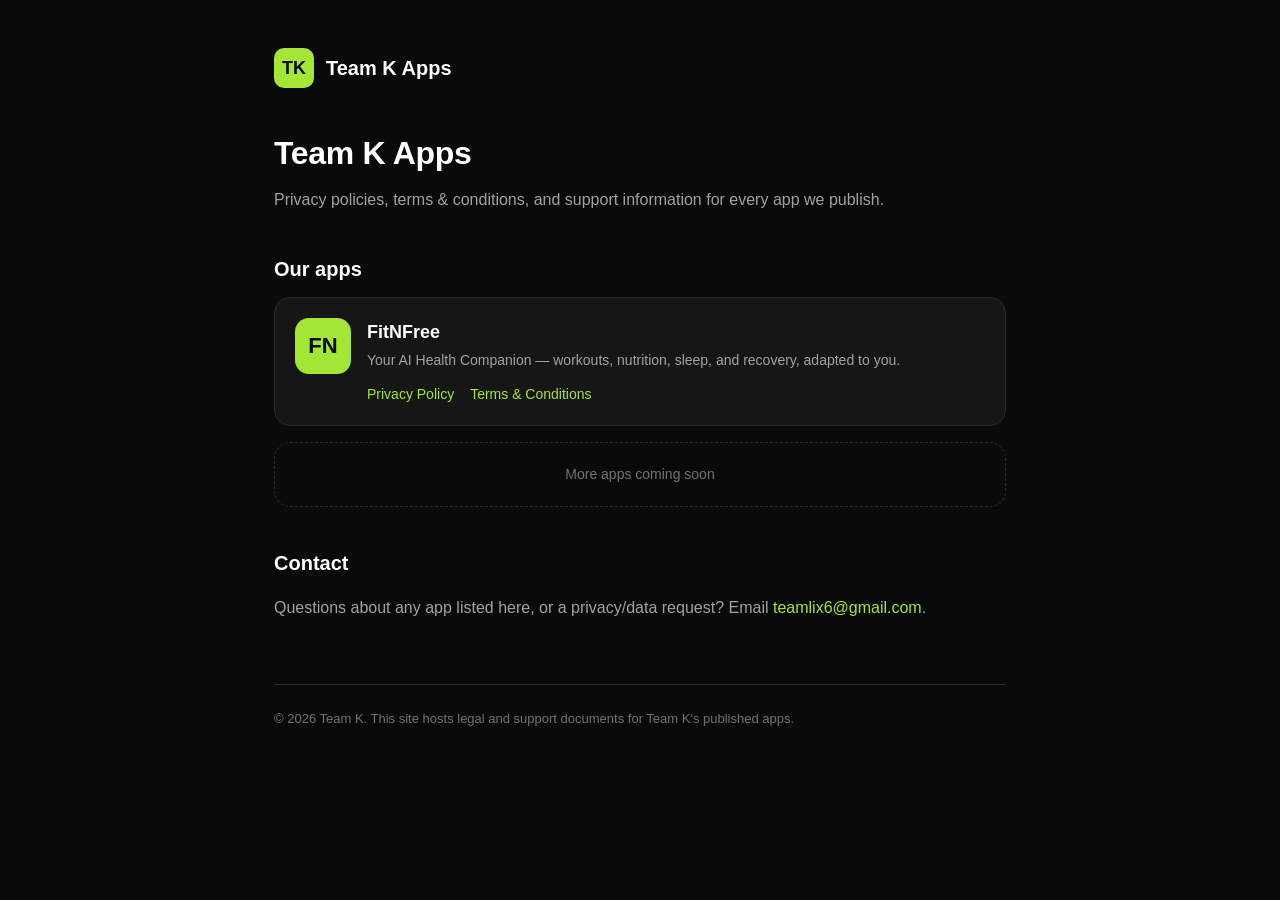
<file: index.html>
<!doctype html>
<html lang="en">
<head>
  <meta charset="utf-8">
  <meta name="viewport" content="width=device-width, initial-scale=1">
  <title>Team K Apps</title>
  <meta name="description" content="Apps built by Team K — privacy policies, terms and conditions, and support info.">
  <link rel="stylesheet" href="assets/style.css">
</head>
<body>
  <div class="wrap">
    <header class="site-header">
      <div class="logo">TK</div>
      <div class="brand">Team K Apps</div>
    </header>

    <h1>Team K Apps</h1>
    <p class="subtitle">Privacy policies, terms &amp; conditions, and support information for every app we publish.</p>

    <h2>Our apps</h2>

    <div class="app-card">
      <div class="icon">FN</div>
      <div class="body">
        <p class="name">FitNFree</p>
        <p class="tagline">Your AI Health Companion — workouts, nutrition, sleep, and recovery, adapted to you.</p>
        <div class="links">
          <a href="fitnfree/privacy.html">Privacy Policy</a>
          <a href="fitnfree/terms.html">Terms &amp; Conditions</a>
        </div>
      </div>
    </div>

    <div class="coming-soon">More apps coming soon</div>

    <h2>Contact</h2>
    <p>Questions about any app listed here, or a privacy/data request? Email <a href="mailto:teamlix6@gmail.com">teamlix6@gmail.com</a>.</p>

    <footer>
      &copy; 2026 Team K. This site hosts legal and support documents for Team K's published apps.
    </footer>
  </div>
</body>
</html>
</file>
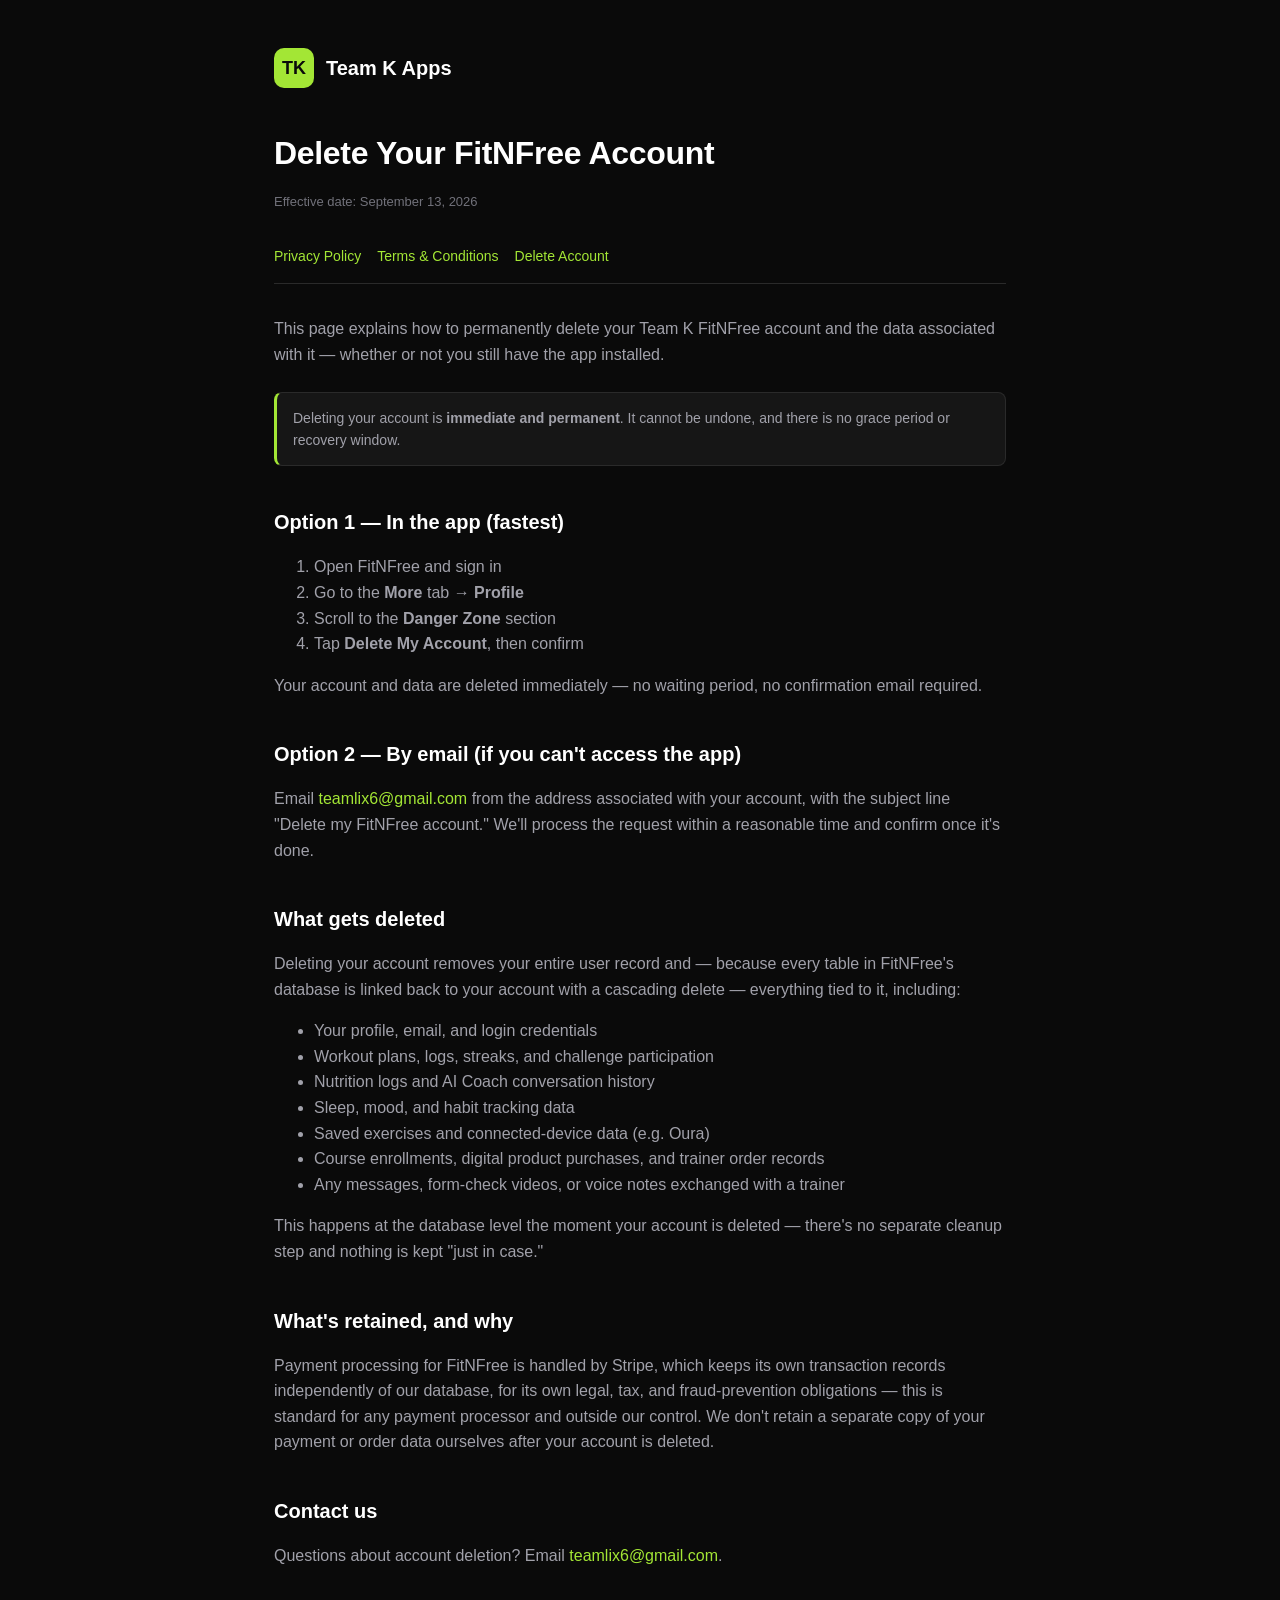
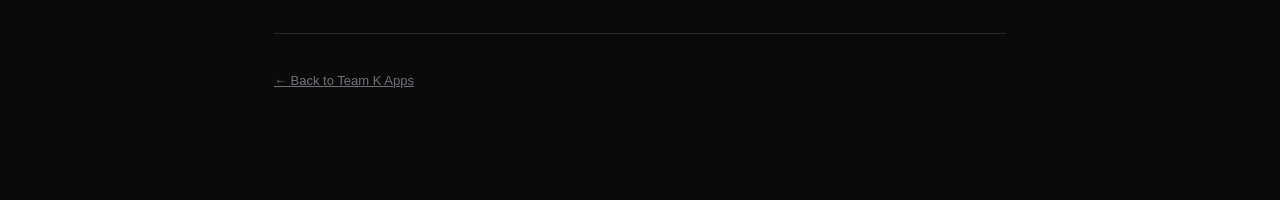
<file: fitnfree/delete-account.html>
<!doctype html>
<html lang="en">
<head>
  <meta charset="utf-8">
  <meta name="viewport" content="width=device-width, initial-scale=1">
  <title>Delete Your FitNFree Account</title>
  <meta name="description" content="How to permanently delete your FitNFree account and data.">
  <link rel="stylesheet" href="../assets/style.css">
</head>
<body>
  <div class="wrap">
    <header class="site-header">
      <a class="logo" href="../index.html" style="text-decoration:none;">TK</a>
      <div class="brand"><a href="../index.html">Team K Apps</a></div>
    </header>

    <h1>Delete Your FitNFree Account</h1>
    <p class="meta">Effective date: September 13, 2026</p>

    <nav class="legal-nav">
      <a href="privacy.html">Privacy Policy</a>
      <a href="terms.html">Terms &amp; Conditions</a>
      <a href="delete-account.html">Delete Account</a>
    </nav>

    <p>This page explains how to permanently delete your Team K FitNFree account and the data associated with
    it — whether or not you still have the app installed.</p>

    <div class="callout">
      Deleting your account is <strong>immediate and permanent</strong>. It cannot be undone, and there is no
      grace period or recovery window.
    </div>

    <h2>Option 1 — In the app (fastest)</h2>
    <ol>
      <li>Open FitNFree and sign in</li>
      <li>Go to the <strong>More</strong> tab → <strong>Profile</strong></li>
      <li>Scroll to the <strong>Danger Zone</strong> section</li>
      <li>Tap <strong>Delete My Account</strong>, then confirm</li>
    </ol>
    <p>Your account and data are deleted immediately — no waiting period, no confirmation email required.</p>

    <h2>Option 2 — By email (if you can't access the app)</h2>
    <p>Email <a href="mailto:teamlix6@gmail.com">teamlix6@gmail.com</a> from the address associated with your
    account, with the subject line "Delete my FitNFree account." We'll process the request within a reasonable
    time and confirm once it's done.</p>

    <h2>What gets deleted</h2>
    <p>Deleting your account removes your entire user record and — because every table in FitNFree's database is
    linked back to your account with a cascading delete — everything tied to it, including:</p>
    <ul>
      <li>Your profile, email, and login credentials</li>
      <li>Workout plans, logs, streaks, and challenge participation</li>
      <li>Nutrition logs and AI Coach conversation history</li>
      <li>Sleep, mood, and habit tracking data</li>
      <li>Saved exercises and connected-device data (e.g. Oura)</li>
      <li>Course enrollments, digital product purchases, and trainer order records</li>
      <li>Any messages, form-check videos, or voice notes exchanged with a trainer</li>
    </ul>
    <p>This happens at the database level the moment your account is deleted — there's no separate cleanup step
    and nothing is kept "just in case."</p>

    <h2>What's retained, and why</h2>
    <p>Payment processing for FitNFree is handled by Stripe, which keeps its own transaction records independently
    of our database, for its own legal, tax, and fraud-prevention obligations — this is standard for any payment
    processor and outside our control. We don't retain a separate copy of your payment or order data ourselves
    after your account is deleted.</p>

    <h2>Contact us</h2>
    <p>Questions about account deletion? Email <a href="mailto:teamlix6@gmail.com">teamlix6@gmail.com</a>.</p>

    <footer>
      <p><a href="../index.html">← Back to Team K Apps</a></p>
    </footer>
  </div>
</body>
</html>
</file>
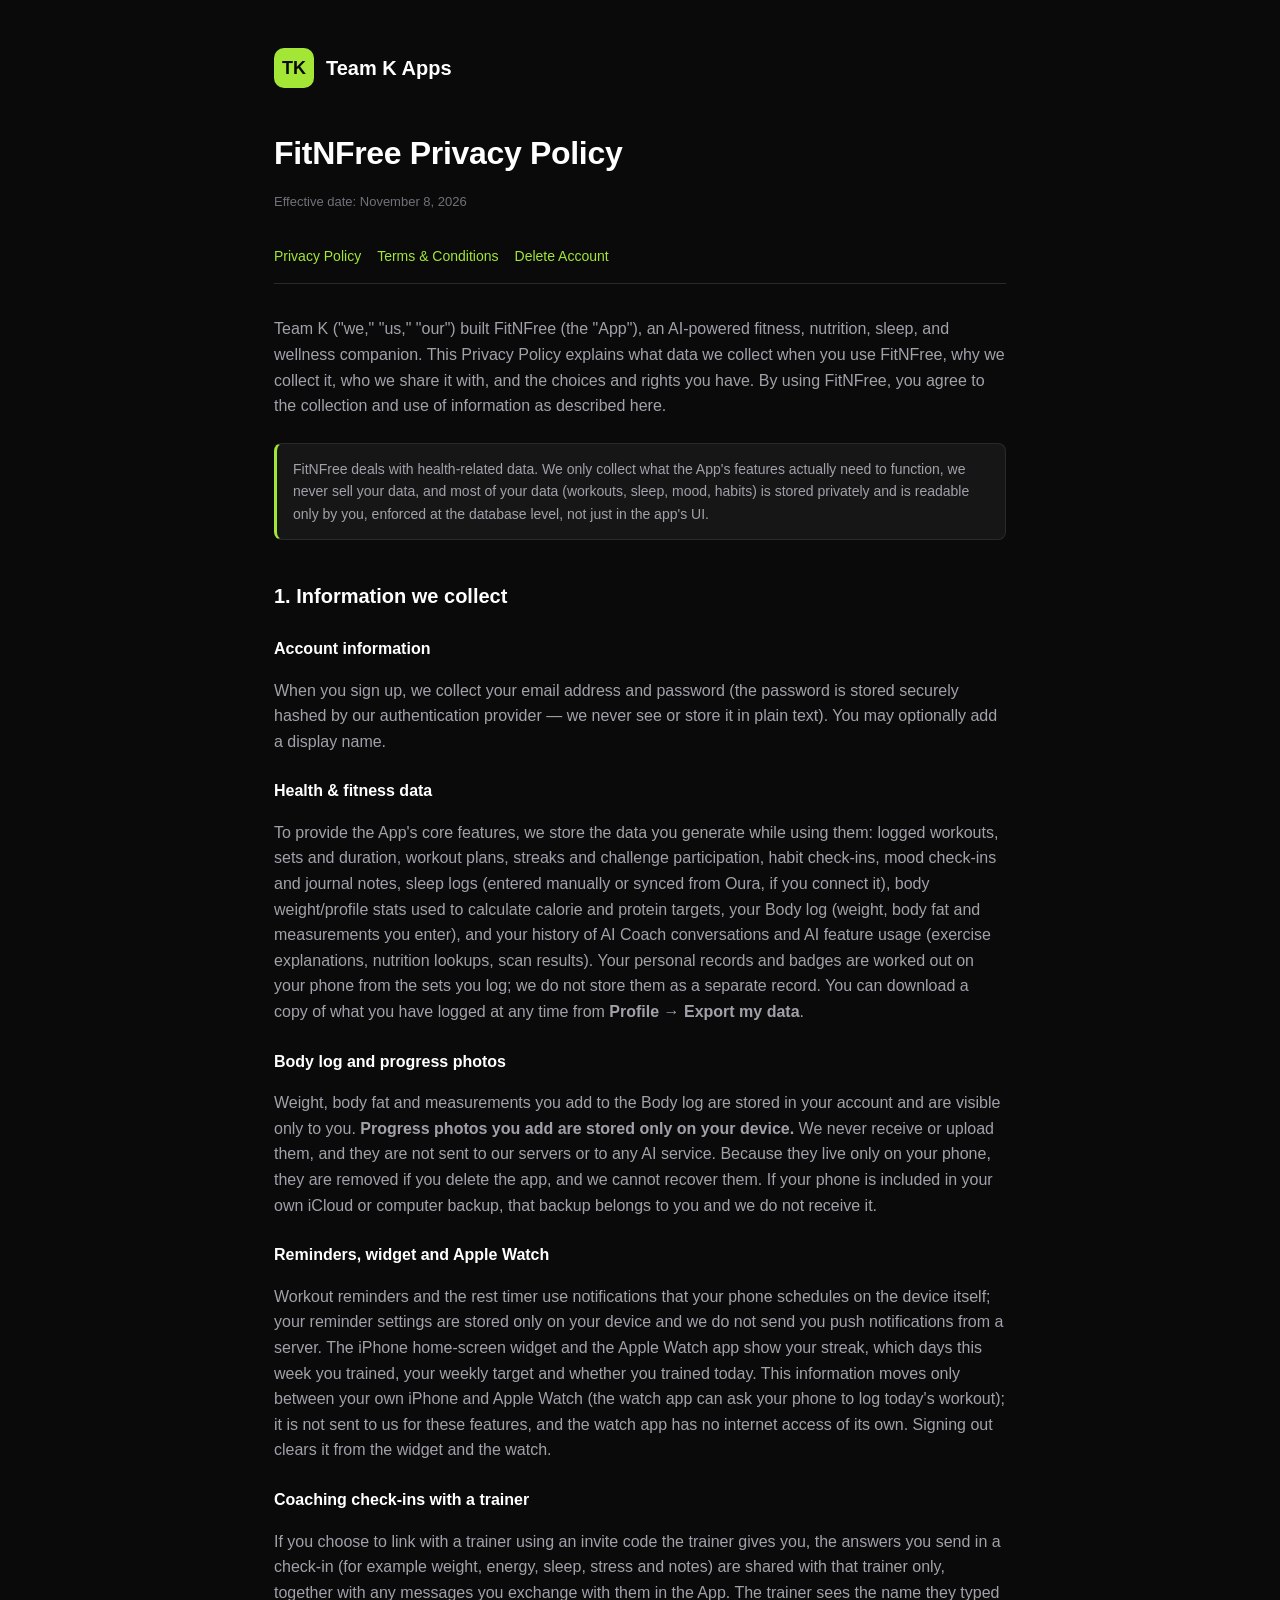
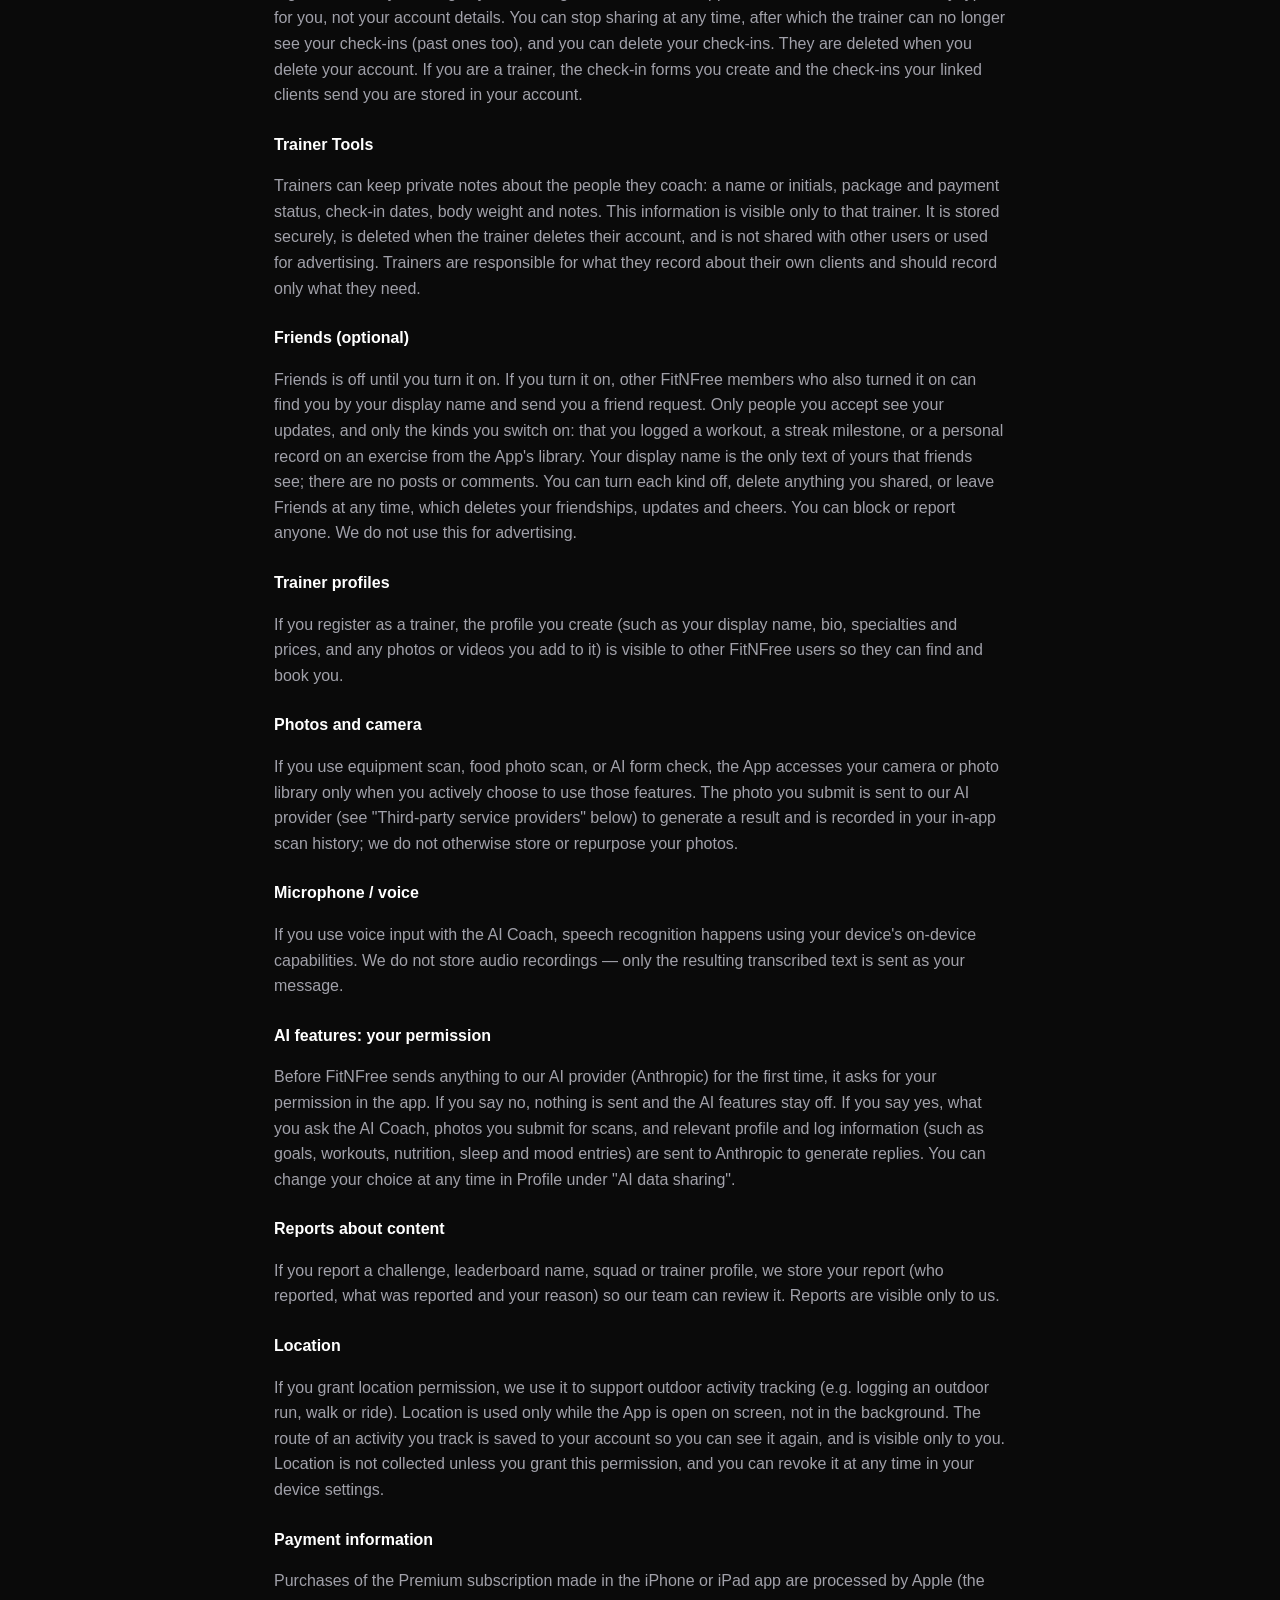
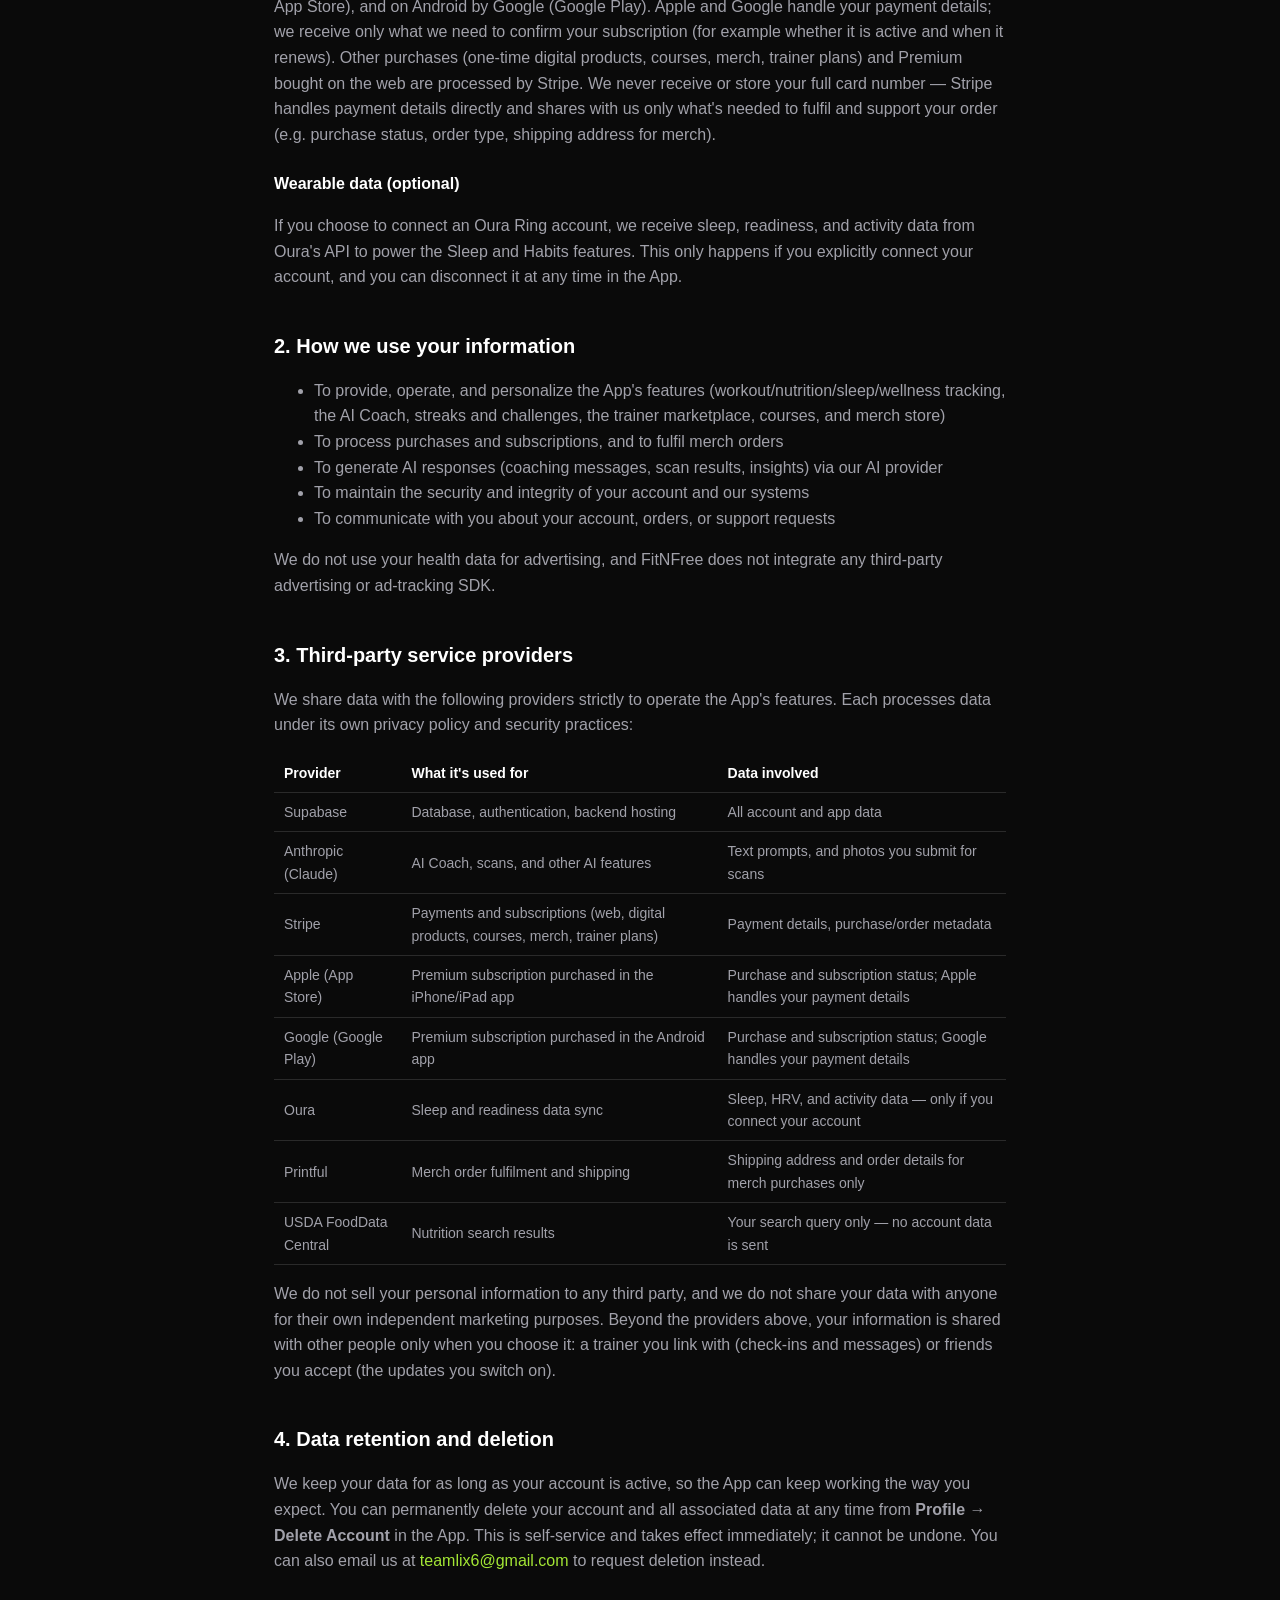
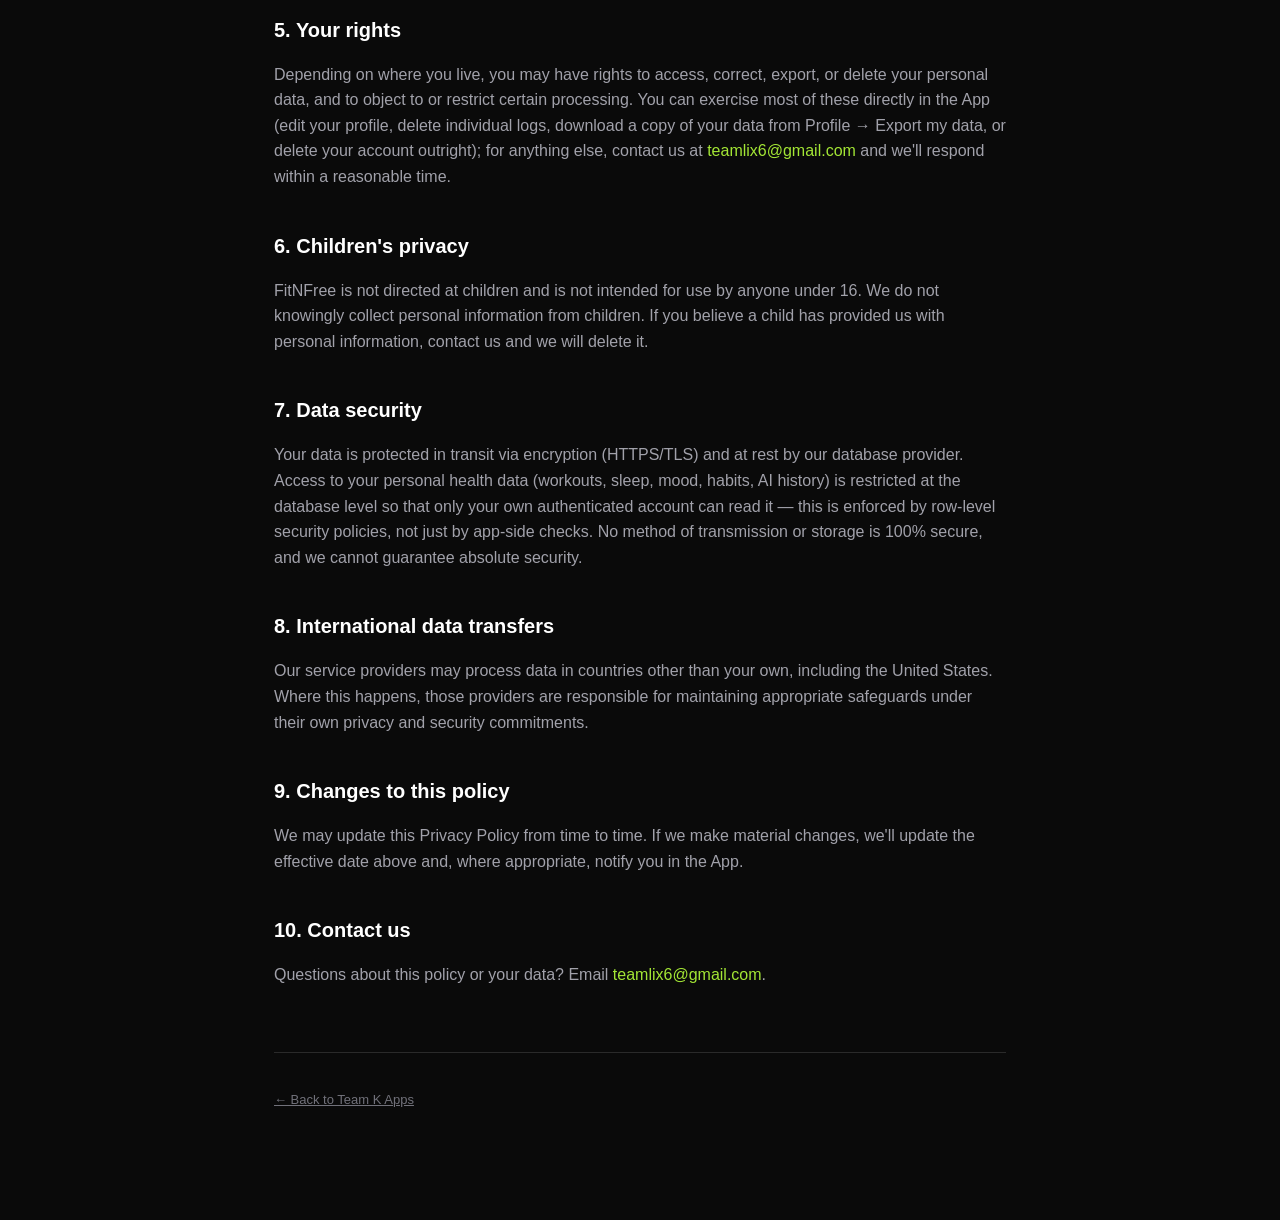
<file: fitnfree/privacy.html>
<!doctype html>
<html lang="en">
<head>
  <meta charset="utf-8">
  <meta name="viewport" content="width=device-width, initial-scale=1">
  <title>FitNFree Privacy Policy</title>
  <meta name="description" content="Privacy Policy for the FitNFree app.">
  <link rel="stylesheet" href="../assets/style.css">
</head>
<body>
  <div class="wrap">
    <header class="site-header">
      <a class="logo" href="../index.html" style="text-decoration:none;">TK</a>
      <div class="brand"><a href="../index.html">Team K Apps</a></div>
    </header>

    <h1>FitNFree Privacy Policy</h1>
    <p class="meta">Effective date: November 8, 2026</p>

    <nav class="legal-nav">
      <a href="privacy.html">Privacy Policy</a>
      <a href="terms.html">Terms &amp; Conditions</a>
      <a href="delete-account.html">Delete Account</a>
    </nav>

    <p>Team K ("we," "us," "our") built FitNFree (the "App"), an AI-powered fitness, nutrition, sleep, and wellness
    companion. This Privacy Policy explains what data we collect when you use FitNFree, why we collect it, who we
    share it with, and the choices and rights you have. By using FitNFree, you agree to the collection and use of
    information as described here.</p>

    <div class="callout">
      FitNFree deals with health-related data. We only collect what the App's features actually need to function,
      we never sell your data, and most of your data (workouts, sleep, mood, habits) is stored privately and is
      readable only by you, enforced at the database level, not just in the app's UI.
    </div>

    <h2>1. Information we collect</h2>

    <h3>Account information</h3>
    <p>When you sign up, we collect your email address and password (the password is stored securely hashed by our
    authentication provider — we never see or store it in plain text). You may optionally add a display name.</p>

    <h3>Health &amp; fitness data</h3>
    <p>To provide the App's core features, we store the data you generate while using them: logged workouts, sets
    and duration, workout plans, streaks and challenge participation, habit check-ins, mood check-ins and journal
    notes, sleep logs (entered manually or synced from Oura, if you connect it), body weight/profile stats used to
    calculate calorie and protein targets, your Body log (weight, body fat and measurements you enter), and your
    history of AI Coach conversations and AI feature usage (exercise explanations, nutrition lookups, scan results).
    Your personal records and badges are worked out on your phone from the sets you log; we do not store them as a
    separate record. You can download a copy of what you have logged at any time from <strong>Profile → Export my
    data</strong>.</p>

    <h3>Body log and progress photos</h3>
    <p>Weight, body fat and measurements you add to the Body log are stored in your account and are visible only to
    you. <strong>Progress photos you add are stored only on your device.</strong> We never receive or upload them, and
    they are not sent to our servers or to any AI service. Because they live only on your phone, they are removed if
    you delete the app, and we cannot recover them. If your phone is included in your own iCloud or computer backup,
    that backup belongs to you and we do not receive it.</p>

    <h3>Reminders, widget and Apple Watch</h3>
    <p>Workout reminders and the rest timer use notifications that your phone schedules on the device itself; your
    reminder settings are stored only on your device and we do not send you push notifications from a server. The
    iPhone home-screen widget and the Apple Watch app show your streak, which days this week you trained, your weekly
    target and whether you trained today. This information moves only between your own iPhone and Apple Watch (the
    watch app can ask your phone to log today's workout); it is not sent to us for these features, and the watch app
    has no internet access of its own. Signing out clears it from the widget and the watch.</p>

    <h3>Coaching check-ins with a trainer</h3>
    <p>If you choose to link with a trainer using an invite code the trainer gives you, the answers you send in a
    check-in (for example weight, energy, sleep, stress and notes) are shared with that trainer only, together with
    any messages you exchange with them in the App. The trainer sees the name they typed for you, not your account
    details. You can stop sharing at any time, after which the trainer can no longer see your check-ins (past ones
    too), and you can delete your check-ins. They are deleted when you delete your account. If you are a trainer, the
    check-in forms you create and the check-ins your linked clients send you are stored in your account.</p>

    <h3>Trainer Tools</h3>
    <p>Trainers can keep private notes about the people they coach: a name or initials, package and payment status,
    check-in dates, body weight and notes. This information is visible only to that trainer. It is stored securely,
    is deleted when the trainer deletes their account, and is not shared with other users or used for advertising.
    Trainers are responsible for what they record about their own clients and should record only what they need.</p>

    <h3>Friends (optional)</h3>
    <p>Friends is off until you turn it on. If you turn it on, other FitNFree members who also turned it on can find
    you by your display name and send you a friend request. Only people you accept see your updates, and only the kinds
    you switch on: that you logged a workout, a streak milestone, or a personal record on an exercise from the App's
    library. Your display name is the only text of yours that friends see; there are no posts or comments. You can turn
    each kind off, delete anything you shared, or leave Friends at any time, which deletes your friendships, updates and
    cheers. You can block or report anyone. We do not use this for advertising.</p>

    <h3>Trainer profiles</h3>
    <p>If you register as a trainer, the profile you create (such as your display name, bio, specialties and prices,
    and any photos or videos you add to it) is visible to other FitNFree users so they can find and book you.</p>

    <h3>Photos and camera</h3>
    <p>If you use equipment scan, food photo scan, or AI form check, the App accesses your camera or photo library
    only when you actively choose to use those features. The photo you submit is sent to our AI provider (see
    "Third-party service providers" below) to generate a result and is recorded in your in-app scan history; we do
    not otherwise store or repurpose your photos.</p>

    <h3>Microphone / voice</h3>
    <p>If you use voice input with the AI Coach, speech recognition happens using your device's on-device
    capabilities. We do not store audio recordings — only the resulting transcribed text is sent as your message.</p>

    <h3>AI features: your permission</h3>
    <p>Before FitNFree sends anything to our AI provider (Anthropic) for the first time, it asks for your permission in
    the app. If you say no, nothing is sent and the AI features stay off. If you say yes, what you ask the AI Coach,
    photos you submit for scans, and relevant profile and log information (such as goals, workouts, nutrition, sleep and
    mood entries) are sent to Anthropic to generate replies. You can change your choice at any time in Profile under
    "AI data sharing".</p>

    <h3>Reports about content</h3>
    <p>If you report a challenge, leaderboard name, squad or trainer profile, we store your report (who reported, what
    was reported and your reason) so our team can review it. Reports are visible only to us.</p>

    <h3>Location</h3>
    <p>If you grant location permission, we use it to support outdoor activity tracking (e.g. logging an outdoor
    run, walk or ride). Location is used only while the App is open on screen, not in the background. The route of an
    activity you track is saved to your account so you can see it again, and is visible only to you. Location is not
    collected unless you grant this permission, and you can revoke it at any time in your device settings.</p>

    <h3>Payment information</h3>
    <p>Purchases of the Premium subscription made in the iPhone or iPad app are processed by Apple (the App Store),
    and on Android by Google (Google Play). Apple and Google handle your payment details; we receive only what we need
    to confirm your subscription (for example whether it is active and when it renews). Other purchases (one-time
    digital products, courses, merch, trainer plans) and Premium bought on the web are processed by Stripe. We never
    receive or store your full card number — Stripe handles payment details directly and shares with us only what's
    needed to fulfil and support your order (e.g. purchase status, order type, shipping address for merch).</p>

    <h3>Wearable data (optional)</h3>
    <p>If you choose to connect an Oura Ring account, we receive sleep, readiness, and activity data from Oura's API
    to power the Sleep and Habits features. This only happens if you explicitly connect your account, and you can
    disconnect it at any time in the App.</p>

    <h2>2. How we use your information</h2>
    <ul>
      <li>To provide, operate, and personalize the App's features (workout/nutrition/sleep/wellness tracking, the
      AI Coach, streaks and challenges, the trainer marketplace, courses, and merch store)</li>
      <li>To process purchases and subscriptions, and to fulfil merch orders</li>
      <li>To generate AI responses (coaching messages, scan results, insights) via our AI provider</li>
      <li>To maintain the security and integrity of your account and our systems</li>
      <li>To communicate with you about your account, orders, or support requests</li>
    </ul>
    <p>We do not use your health data for advertising, and FitNFree does not integrate any third-party advertising
    or ad-tracking SDK.</p>

    <h2>3. Third-party service providers</h2>
    <p>We share data with the following providers strictly to operate the App's features. Each processes data under
    its own privacy policy and security practices:</p>
    <table>
      <tr><th>Provider</th><th>What it's used for</th><th>Data involved</th></tr>
      <tr><td>Supabase</td><td>Database, authentication, backend hosting</td><td>All account and app data</td></tr>
      <tr><td>Anthropic (Claude)</td><td>AI Coach, scans, and other AI features</td><td>Text prompts, and photos you submit for scans</td></tr>
      <tr><td>Stripe</td><td>Payments and subscriptions (web, digital products, courses, merch, trainer plans)</td><td>Payment details, purchase/order metadata</td></tr>
      <tr><td>Apple (App Store)</td><td>Premium subscription purchased in the iPhone/iPad app</td><td>Purchase and subscription status; Apple handles your payment details</td></tr>
      <tr><td>Google (Google Play)</td><td>Premium subscription purchased in the Android app</td><td>Purchase and subscription status; Google handles your payment details</td></tr>
      <tr><td>Oura</td><td>Sleep and readiness data sync</td><td>Sleep, HRV, and activity data — only if you connect your account</td></tr>
      <tr><td>Printful</td><td>Merch order fulfilment and shipping</td><td>Shipping address and order details for merch purchases only</td></tr>
      <tr><td>USDA FoodData Central</td><td>Nutrition search results</td><td>Your search query only — no account data is sent</td></tr>
    </table>
    <p>We do not sell your personal information to any third party, and we do not share your data with anyone for
    their own independent marketing purposes. Beyond the providers above, your information is shared with other
    people only when you choose it: a trainer you link with (check-ins and messages) or friends you accept (the
    updates you switch on).</p>

    <h2>4. Data retention and deletion</h2>
    <p>We keep your data for as long as your account is active, so the App can keep working the way you expect. You
    can permanently delete your account and all associated data at any time from <strong>Profile → Delete
    Account</strong> in the App. This is self-service and takes effect immediately; it cannot be undone. You can
    also email us at <a href="mailto:teamlix6@gmail.com">teamlix6@gmail.com</a> to request deletion instead.</p>

    <h2>5. Your rights</h2>
    <p>Depending on where you live, you may have rights to access, correct, export, or delete your personal data,
    and to object to or restrict certain processing. You can exercise most of these directly in the App (edit your
    profile, delete individual logs, download a copy of your data from Profile → Export my data, or delete your
    account outright); for anything else, contact us at
    <a href="mailto:teamlix6@gmail.com">teamlix6@gmail.com</a> and we'll respond within a reasonable time.</p>

    <h2>6. Children's privacy</h2>
    <p>FitNFree is not directed at children and is not intended for use by anyone under 16. We do not knowingly
    collect personal information from children. If you believe a child has provided us with personal information,
    contact us and we will delete it.</p>

    <h2>7. Data security</h2>
    <p>Your data is protected in transit via encryption (HTTPS/TLS) and at rest by our database provider. Access to
    your personal health data (workouts, sleep, mood, habits, AI history) is restricted at the database level so
    that only your own authenticated account can read it — this is enforced by row-level security policies, not
    just by app-side checks. No method of transmission or storage is 100% secure, and we cannot guarantee absolute
    security.</p>

    <h2>8. International data transfers</h2>
    <p>Our service providers may process data in countries other than your own, including the United States. Where
    this happens, those providers are responsible for maintaining appropriate safeguards under their own privacy
    and security commitments.</p>

    <h2>9. Changes to this policy</h2>
    <p>We may update this Privacy Policy from time to time. If we make material changes, we'll update the effective
    date above and, where appropriate, notify you in the App.</p>

    <h2>10. Contact us</h2>
    <p>Questions about this policy or your data? Email <a href="mailto:teamlix6@gmail.com">teamlix6@gmail.com</a>.</p>

    <footer>
      <p><a href="../index.html">← Back to Team K Apps</a></p>
    </footer>
  </div>
</body>
</html>
</file>
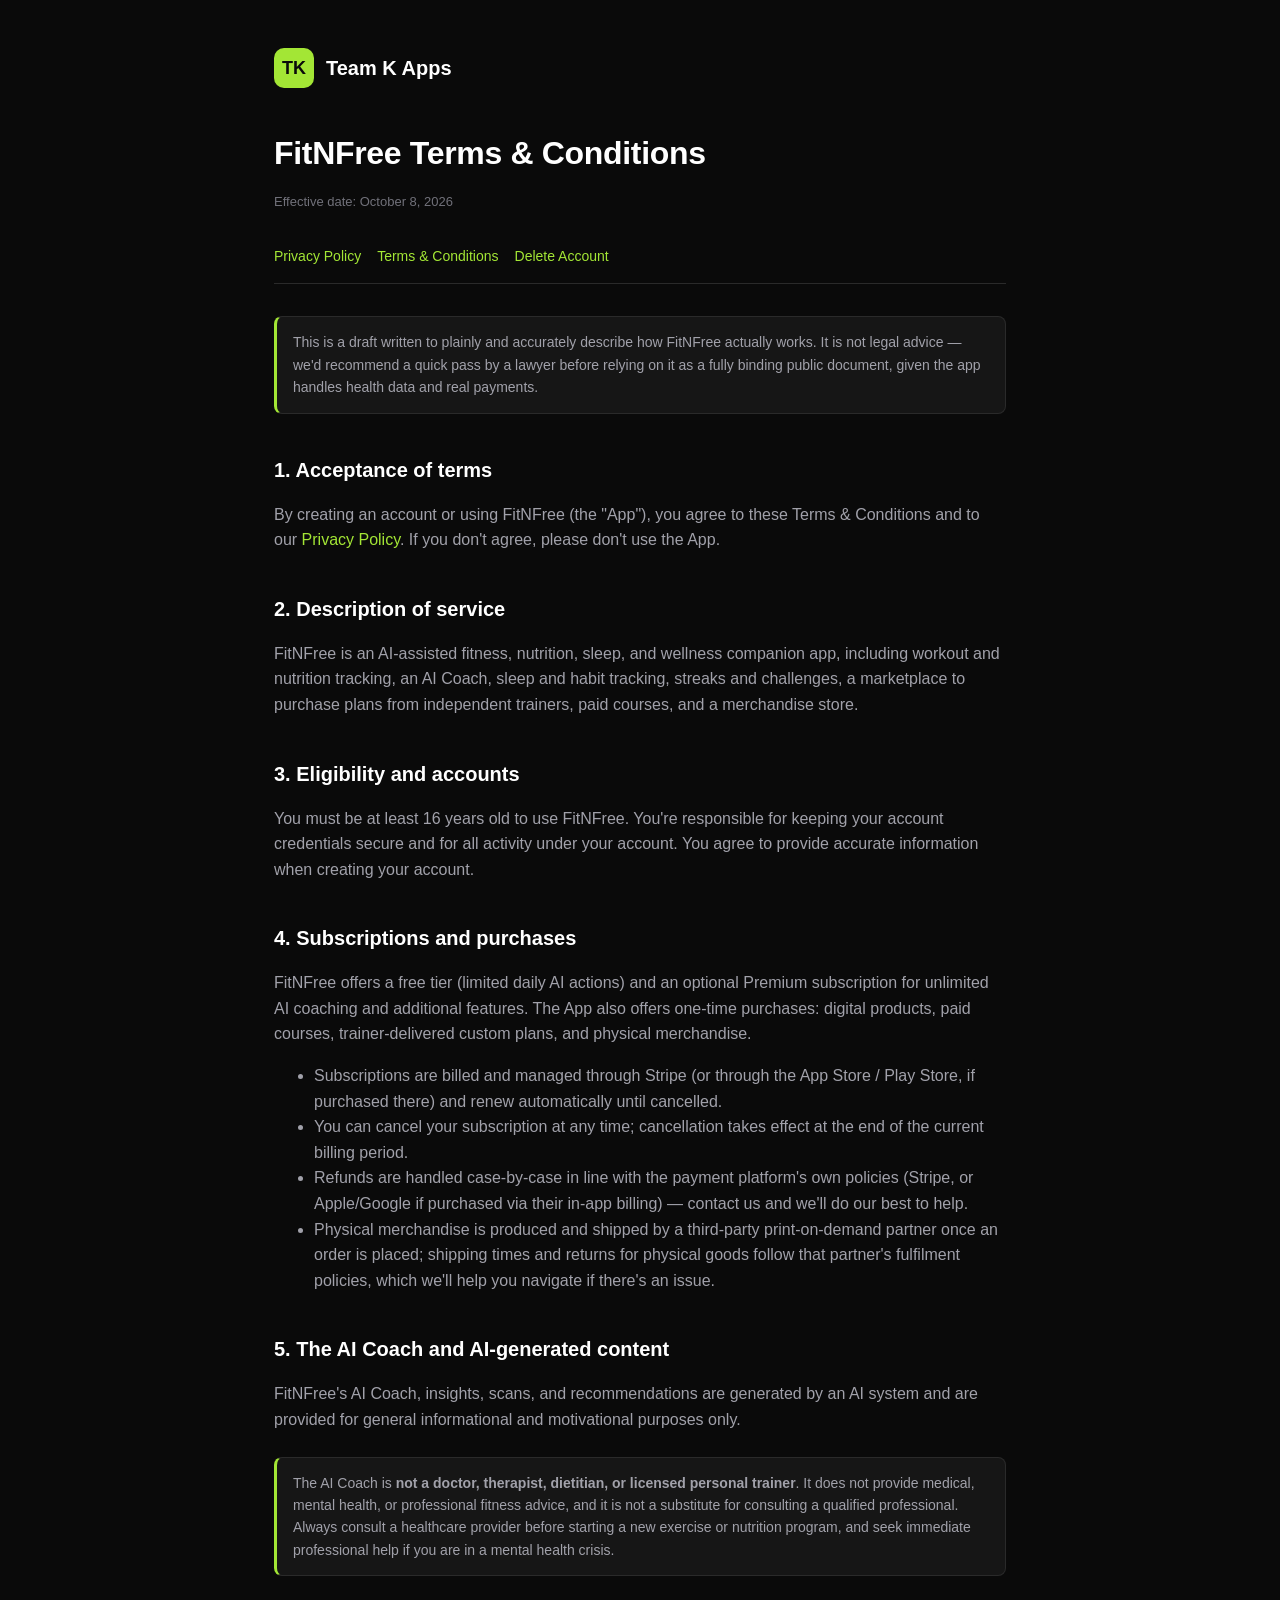
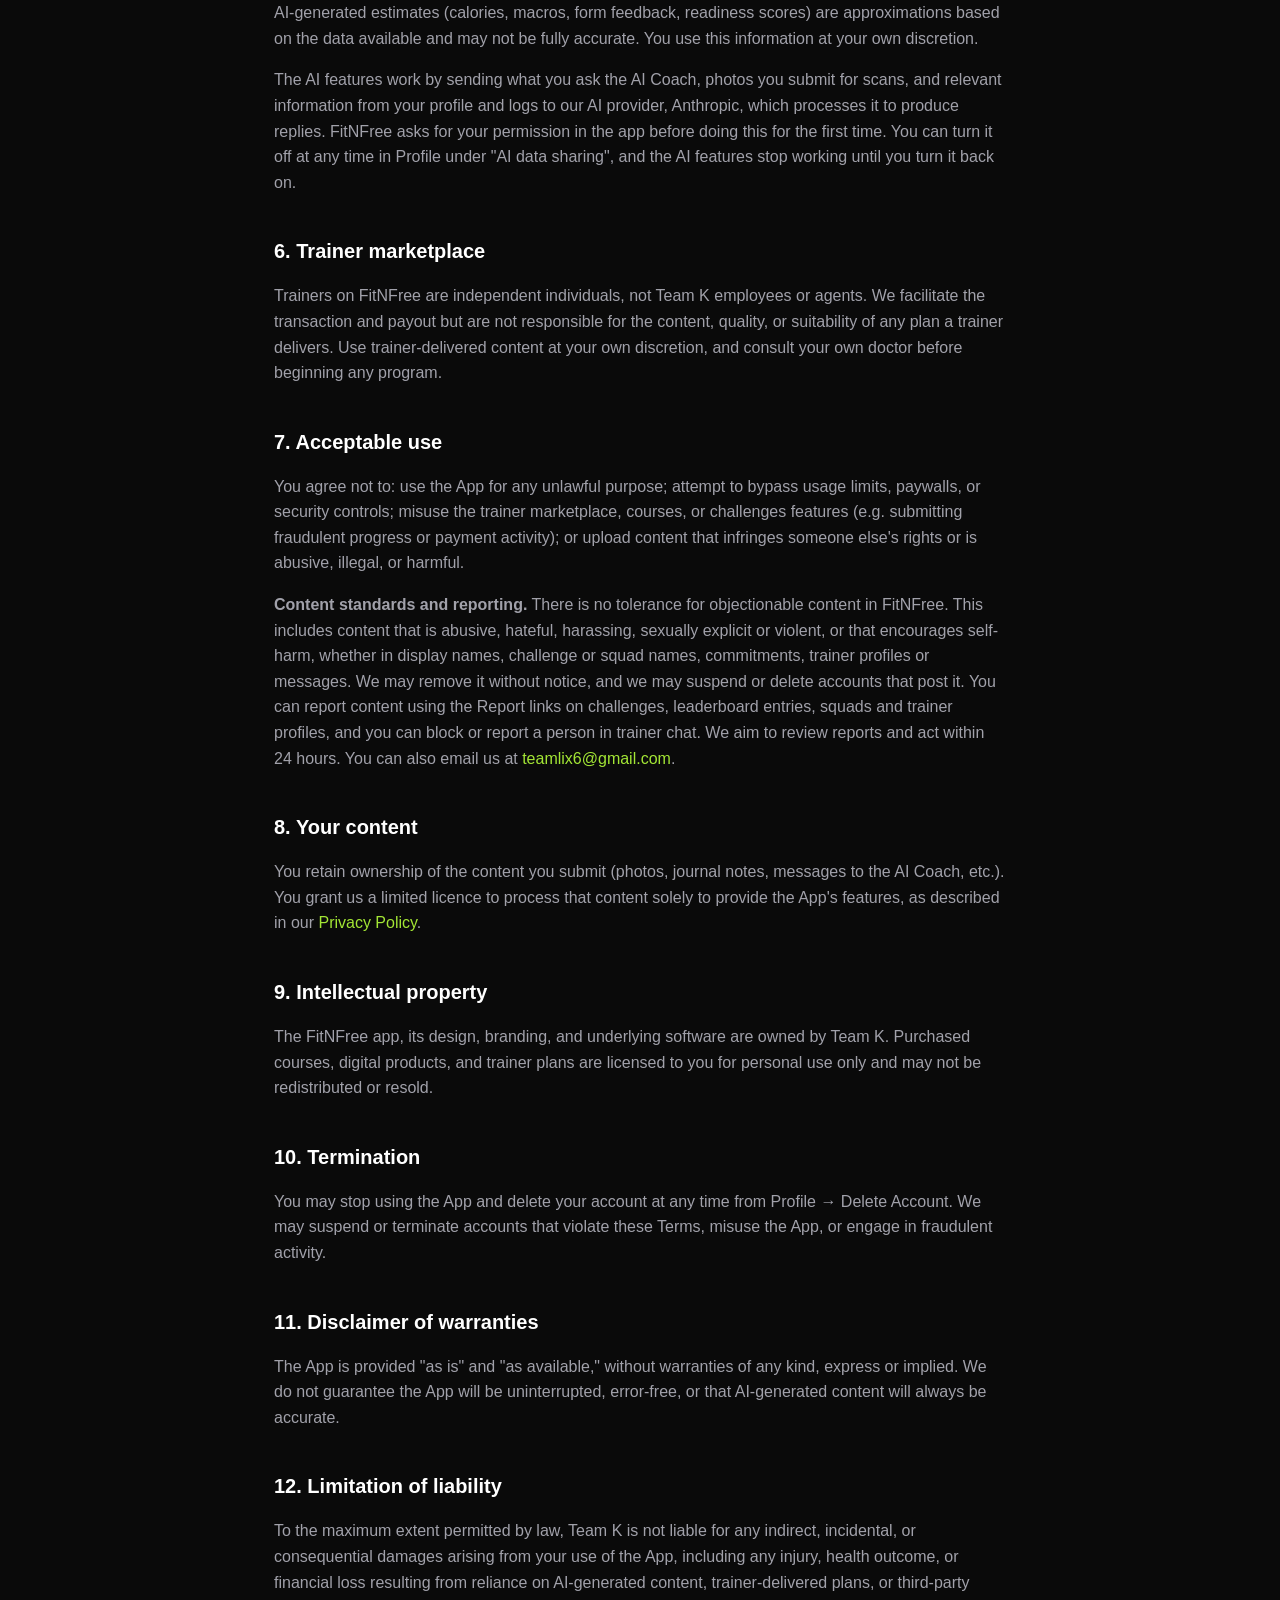
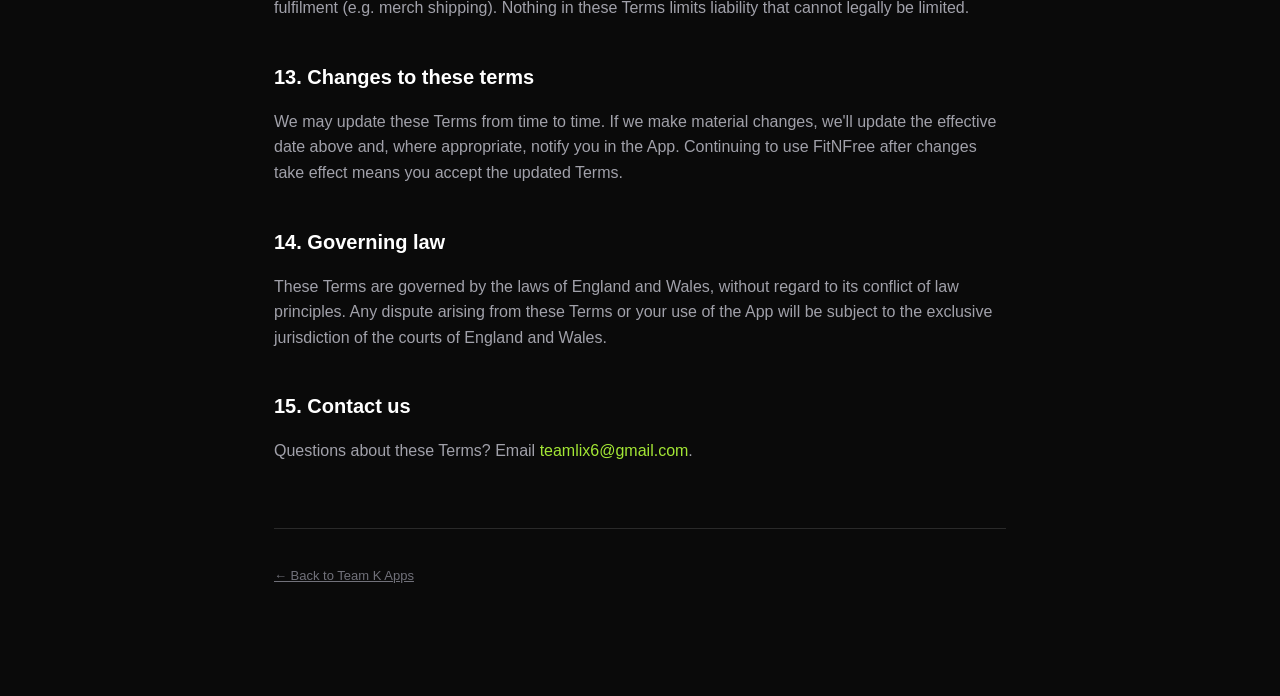
<file: fitnfree/terms.html>
<!doctype html>
<html lang="en">
<head>
  <meta charset="utf-8">
  <meta name="viewport" content="width=device-width, initial-scale=1">
  <title>FitNFree Terms &amp; Conditions</title>
  <meta name="description" content="Terms and Conditions for the FitNFree app.">
  <link rel="stylesheet" href="../assets/style.css">
</head>
<body>
  <div class="wrap">
    <header class="site-header">
      <a class="logo" href="../index.html" style="text-decoration:none;">TK</a>
      <div class="brand"><a href="../index.html">Team K Apps</a></div>
    </header>

    <h1>FitNFree Terms &amp; Conditions</h1>
    <p class="meta">Effective date: October 8, 2026</p>

    <nav class="legal-nav">
      <a href="privacy.html">Privacy Policy</a>
      <a href="terms.html">Terms &amp; Conditions</a>
      <a href="delete-account.html">Delete Account</a>
    </nav>

    <div class="callout">
      This is a draft written to plainly and accurately describe how FitNFree actually works. It is not legal
      advice — we'd recommend a quick pass by a lawyer before relying on it as a fully binding public document,
      given the app handles health data and real payments.
    </div>

    <h2>1. Acceptance of terms</h2>
    <p>By creating an account or using FitNFree (the "App"), you agree to these Terms &amp; Conditions and to our
    <a href="privacy.html">Privacy Policy</a>. If you don't agree, please don't use the App.</p>

    <h2>2. Description of service</h2>
    <p>FitNFree is an AI-assisted fitness, nutrition, sleep, and wellness companion app, including workout and
    nutrition tracking, an AI Coach, sleep and habit tracking, streaks and challenges, a marketplace to purchase
    plans from independent trainers, paid courses, and a merchandise store.</p>

    <h2>3. Eligibility and accounts</h2>
    <p>You must be at least 16 years old to use FitNFree. You're responsible for keeping your account credentials
    secure and for all activity under your account. You agree to provide accurate information when creating your
    account.</p>

    <h2>4. Subscriptions and purchases</h2>
    <p>FitNFree offers a free tier (limited daily AI actions) and an optional Premium subscription for unlimited AI
    coaching and additional features. The App also offers one-time purchases: digital products, paid courses,
    trainer-delivered custom plans, and physical merchandise.</p>
    <ul>
      <li>Subscriptions are billed and managed through Stripe (or through the App Store / Play Store, if purchased
      there) and renew automatically until cancelled.</li>
      <li>You can cancel your subscription at any time; cancellation takes effect at the end of the current billing
      period.</li>
      <li>Refunds are handled case-by-case in line with the payment platform's own policies (Stripe, or Apple/Google
      if purchased via their in-app billing) — contact us and we'll do our best to help.</li>
      <li>Physical merchandise is produced and shipped by a third-party print-on-demand partner once an order is
      placed; shipping times and returns for physical goods follow that partner's fulfilment policies, which we'll
      help you navigate if there's an issue.</li>
    </ul>

    <h2>5. The AI Coach and AI-generated content</h2>
    <p>FitNFree's AI Coach, insights, scans, and recommendations are generated by an AI system and are provided for
    general informational and motivational purposes only.</p>
    <div class="callout">
      The AI Coach is <strong>not a doctor, therapist, dietitian, or licensed personal trainer</strong>. It does not
      provide medical, mental health, or professional fitness advice, and it is not a substitute for consulting a
      qualified professional. Always consult a healthcare provider before starting a new exercise or nutrition
      program, and seek immediate professional help if you are in a mental health crisis.
    </div>
    <p>AI-generated estimates (calories, macros, form feedback, readiness scores) are approximations based on the
    data available and may not be fully accurate. You use this information at your own discretion.</p>
    <p>The AI features work by sending what you ask the AI Coach, photos you submit for scans, and relevant
    information from your profile and logs to our AI provider, Anthropic, which processes it to produce replies.
    FitNFree asks for your permission in the app before doing this for the first time. You can turn it off at any time
    in Profile under "AI data sharing", and the AI features stop working until you turn it back on.</p>

    <h2>6. Trainer marketplace</h2>
    <p>Trainers on FitNFree are independent individuals, not Team K employees or agents. We facilitate the
    transaction and payout but are not responsible for the content, quality, or suitability of any plan a trainer
    delivers. Use trainer-delivered content at your own discretion, and consult your own doctor before beginning any
    program.</p>

    <h2>7. Acceptable use</h2>
    <p>You agree not to: use the App for any unlawful purpose; attempt to bypass usage limits, paywalls, or security
    controls; misuse the trainer marketplace, courses, or challenges features (e.g. submitting fraudulent progress or
    payment activity); or upload content that infringes someone else's rights or is abusive, illegal, or harmful.</p>

    <p><strong>Content standards and reporting.</strong> There is no tolerance for objectionable content in FitNFree.
    This includes content that is abusive, hateful, harassing, sexually explicit or violent, or that encourages
    self-harm, whether in display names, challenge or squad names, commitments, trainer profiles or messages. We may
    remove it without notice, and we may suspend or delete accounts that post it. You can report content using the
    Report links on challenges, leaderboard entries, squads and trainer profiles, and you can block or report a person
    in trainer chat. We aim to review reports and act within 24 hours. You can also email us at
    <a href="mailto:teamlix6@gmail.com">teamlix6@gmail.com</a>.</p>

    <h2>8. Your content</h2>
    <p>You retain ownership of the content you submit (photos, journal notes, messages to the AI Coach, etc.). You
    grant us a limited licence to process that content solely to provide the App's features, as described in our
    <a href="privacy.html">Privacy Policy</a>.</p>

    <h2>9. Intellectual property</h2>
    <p>The FitNFree app, its design, branding, and underlying software are owned by Team K. Purchased courses,
    digital products, and trainer plans are licensed to you for personal use only and may not be redistributed or
    resold.</p>

    <h2>10. Termination</h2>
    <p>You may stop using the App and delete your account at any time from Profile → Delete Account. We may suspend
    or terminate accounts that violate these Terms, misuse the App, or engage in fraudulent activity.</p>

    <h2>11. Disclaimer of warranties</h2>
    <p>The App is provided "as is" and "as available," without warranties of any kind, express or implied. We do not
    guarantee the App will be uninterrupted, error-free, or that AI-generated content will always be accurate.</p>

    <h2>12. Limitation of liability</h2>
    <p>To the maximum extent permitted by law, Team K is not liable for any indirect, incidental, or consequential
    damages arising from your use of the App, including any injury, health outcome, or financial loss resulting from
    reliance on AI-generated content, trainer-delivered plans, or third-party fulfilment (e.g. merch shipping).
    Nothing in these Terms limits liability that cannot legally be limited.</p>

    <h2>13. Changes to these terms</h2>
    <p>We may update these Terms from time to time. If we make material changes, we'll update the effective date
    above and, where appropriate, notify you in the App. Continuing to use FitNFree after changes take effect means
    you accept the updated Terms.</p>

    <h2>14. Governing law</h2>
    <p>These Terms are governed by the laws of England and Wales, without regard to its conflict of law principles.
    Any dispute arising from these Terms or your use of the App will be subject to the exclusive jurisdiction of the
    courts of England and Wales.</p>

    <h2>15. Contact us</h2>
    <p>Questions about these Terms? Email <a href="mailto:teamlix6@gmail.com">teamlix6@gmail.com</a>.</p>

    <footer>
      <p><a href="../index.html">← Back to Team K Apps</a></p>
    </footer>
  </div>
</body>
</html>
</file>
<file: assets/style.css>
:root {
  --bg: #0a0a0a;
  --surface: #161616;
  --surface-elevated: #1e1e1e;
  --text: #ffffff;
  --text-muted: #a1a1aa;
  --text-faint: #71717a;
  --border: #2a2a2a;
  --accent: #a3e635;
  --accent-dark: #65a30d;
  --max-width: 780px;
}

* { box-sizing: border-box; }

html, body {
  margin: 0;
  padding: 0;
  background: var(--bg);
  color: var(--text);
  font-family: -apple-system, BlinkMacSystemFont, "Segoe UI", Roboto, Helvetica, Arial, sans-serif;
  line-height: 1.6;
}

a { color: var(--accent); text-decoration: none; }
a:hover { text-decoration: underline; }

.wrap {
  max-width: var(--max-width);
  margin: 0 auto;
  padding: 48px 24px 96px;
}

header.site-header {
  display: flex;
  align-items: center;
  gap: 12px;
  margin-bottom: 40px;
}

header.site-header .logo {
  width: 40px;
  height: 40px;
  border-radius: 10px;
  background: var(--accent);
  color: #0a0a0a;
  font-weight: 800;
  font-size: 18px;
  display: flex;
  align-items: center;
  justify-content: center;
  flex-shrink: 0;
}

header.site-header .brand {
  font-size: 20px;
  font-weight: 700;
  color: var(--text);
}

header.site-header .brand a { color: inherit; }

h1 {
  font-size: 32px;
  font-weight: 800;
  margin: 0 0 8px;
  letter-spacing: -0.01em;
}

h2 {
  font-size: 20px;
  font-weight: 700;
  margin: 40px 0 12px;
  color: var(--text);
}

h3 {
  font-size: 16px;
  font-weight: 700;
  margin: 24px 0 8px;
  color: var(--text);
}

p, li { color: var(--text-muted); }

.subtitle {
  color: var(--text-muted);
  font-size: 16px;
  margin: 0 0 40px;
}

.app-card {
  display: flex;
  gap: 16px;
  align-items: flex-start;
  background: var(--surface);
  border: 1px solid var(--border);
  border-radius: 16px;
  padding: 20px;
  margin-bottom: 16px;
}

.app-card .icon {
  width: 56px;
  height: 56px;
  border-radius: 14px;
  background: var(--accent);
  color: #0a0a0a;
  font-weight: 800;
  font-size: 22px;
  display: flex;
  align-items: center;
  justify-content: center;
  flex-shrink: 0;
}

.app-card .body { flex: 1; min-width: 0; }

.app-card .name {
  font-size: 18px;
  font-weight: 700;
  color: var(--text);
  margin: 0 0 2px;
}

.app-card .tagline {
  color: var(--text-muted);
  font-size: 14px;
  margin: 0 0 12px;
}

.app-card .links {
  display: flex;
  gap: 16px;
  flex-wrap: wrap;
  font-size: 14px;
}

.coming-soon {
  border: 1px dashed var(--border);
  border-radius: 16px;
  padding: 20px;
  color: var(--text-faint);
  font-size: 14px;
  text-align: center;
}

.meta {
  color: var(--text-faint);
  font-size: 13px;
  margin-bottom: 32px;
}

.legal-nav {
  display: flex;
  gap: 16px;
  margin-bottom: 32px;
  font-size: 14px;
  border-bottom: 1px solid var(--border);
  padding-bottom: 16px;
}

.callout {
  background: var(--surface);
  border: 1px solid var(--border);
  border-left: 3px solid var(--accent);
  border-radius: 8px;
  padding: 14px 16px;
  font-size: 14px;
  color: var(--text-muted);
  margin: 24px 0;
}

table {
  width: 100%;
  border-collapse: collapse;
  margin: 16px 0;
  font-size: 14px;
}

th, td {
  text-align: left;
  padding: 8px 10px;
  border-bottom: 1px solid var(--border);
  color: var(--text-muted);
}

th { color: var(--text); font-weight: 700; }

footer {
  margin-top: 64px;
  padding-top: 24px;
  border-top: 1px solid var(--border);
  color: var(--text-faint);
  font-size: 13px;
}

footer a { color: var(--text-faint); text-decoration: underline; }
</file>
